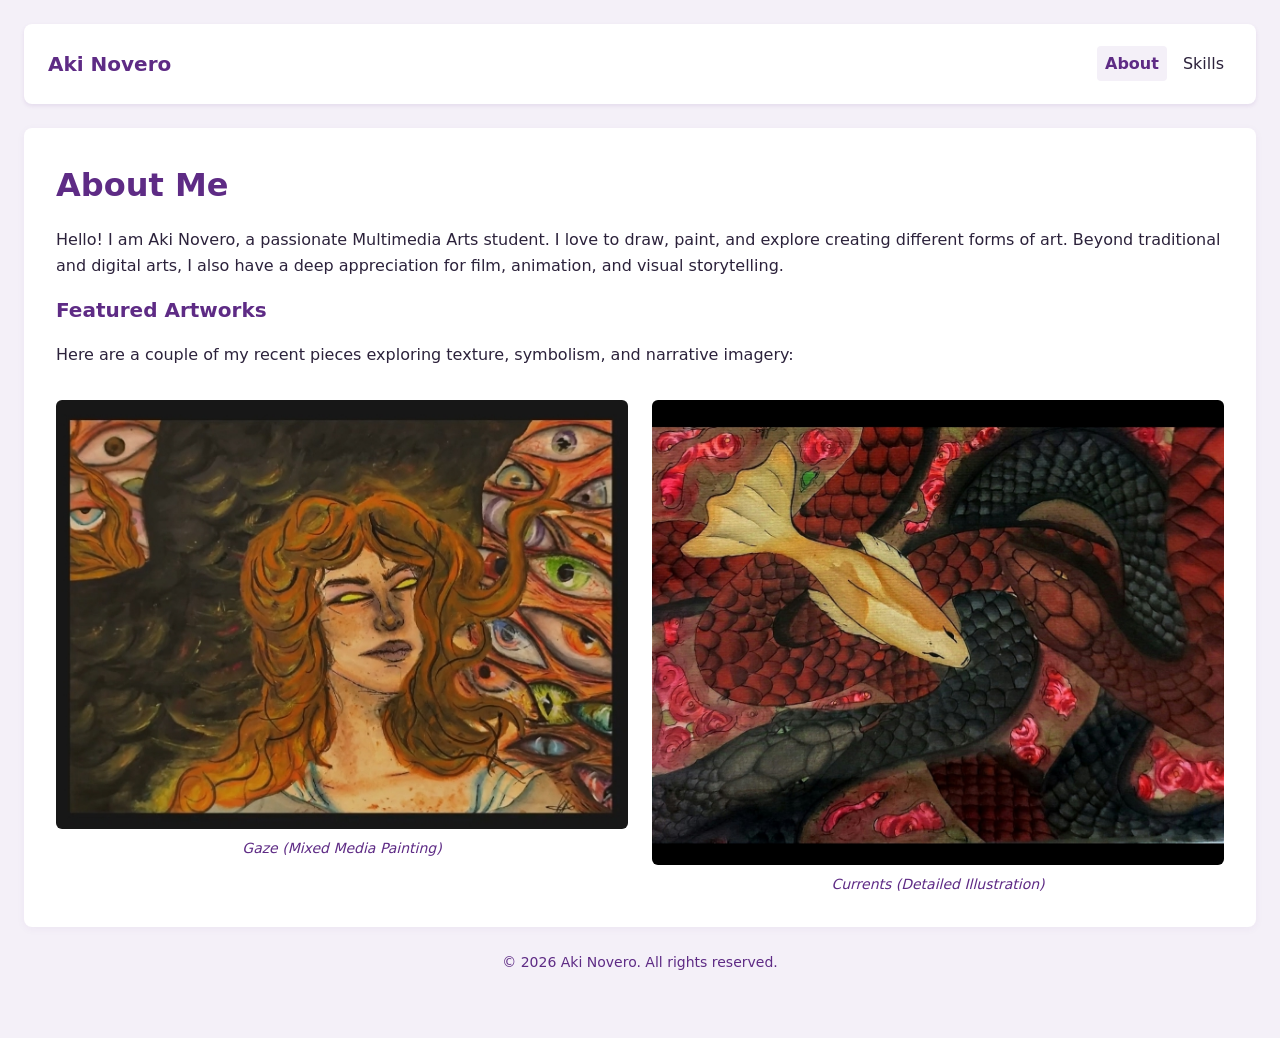
<file: index.html>
<!DOCTYPE html>
<html lang="en">
<head>
    <meta charset="UTF-8">
    <meta name="viewport" content="width=device-width, initial-scale=1.0">
    <title>Aki Novero — About Me</title>
    <link rel="stylesheet" href="css/style.css">
</head>
<body>

    <!-- Header & Navigation -->
    <header>
        <div class="logo">Aki Novero</div>
        <nav aria-label="Main Navigation">
            <ul>
                <li><a href="index.html" class="active">About</a></li>
                <li><a href="skills.html">Skills</a></li>
            </ul>
        </nav>
    </header>

    <!-- Main Content Area -->
    <main>
        <section id="about">
            <h1>About Me</h1>
            <p>Hello! I am Aki Novero, a passionate Multimedia Arts student. I love to draw, paint, and explore creating different forms of art. Beyond traditional and digital arts, I also have a deep appreciation for film, animation, and visual storytelling.</p>
            
            <h2>Featured Artworks</h2>
            <p>Here are a couple of my recent pieces exploring texture, symbolism, and narrative imagery:</p>
            
            <div class="artwork-gallery">
                <figure>
                    <img src="assets/artwork1.jpg" alt="Traditional painting featuring a stylized figure surrounded by mystical eyes and dark textures">
                    <figcaption>Gaze (Mixed Media Painting)</figcaption>
                </figure>
                <figure>
                    <img src="assets/artwork2.jpg" alt="Detailed painting depicting a golden fish swimming among dark scales and interwoven shapes">
                    <figcaption>Currents (Detailed Illustration)</figcaption>
                </figure>
            </div>
        </section>
    </main>

    <!-- Footer -->
    <footer>
        <p>&copy; 2026 Aki Novero. All rights reserved.</p>
    </footer>

</body>
</html>
</file>
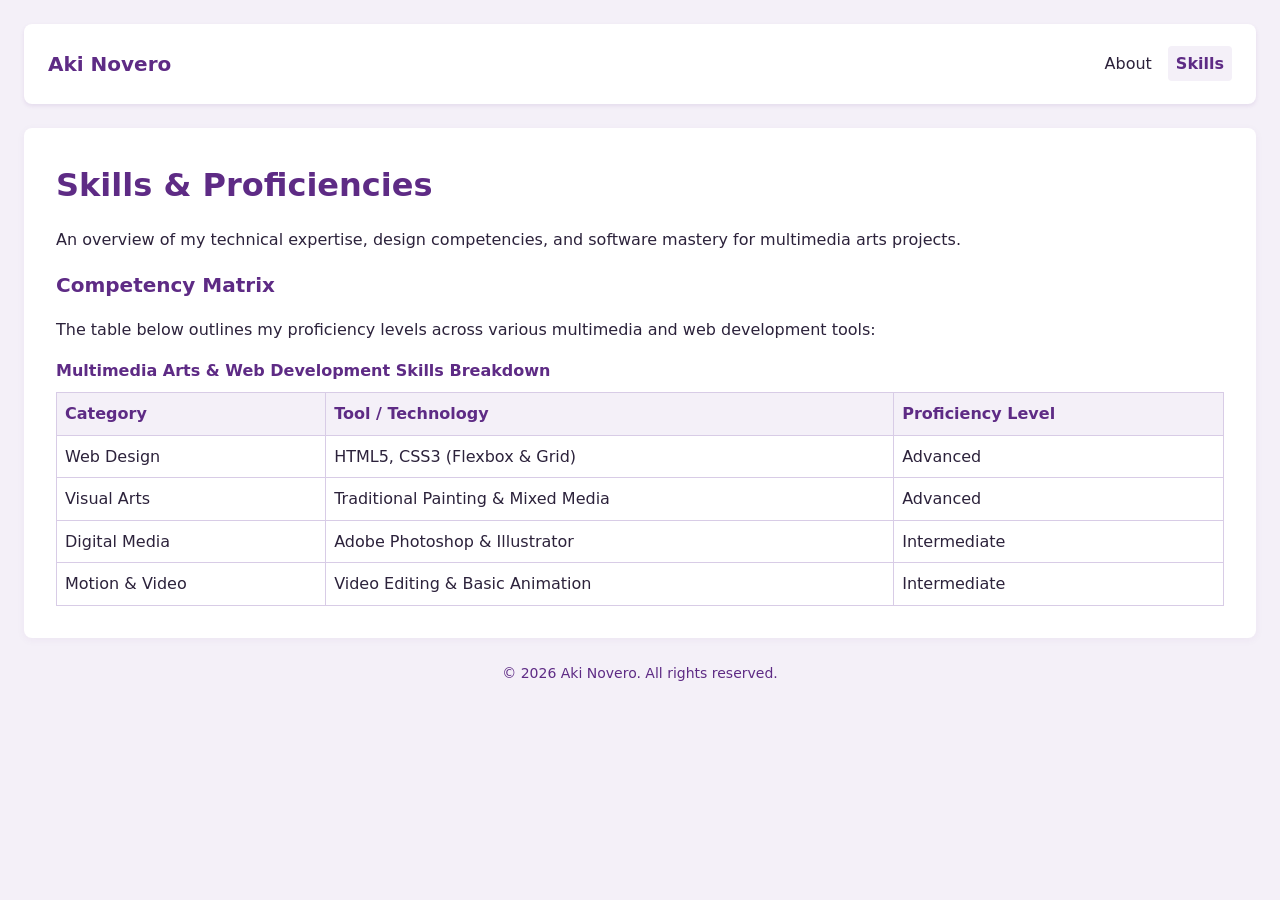
<file: skills.html>
<!DOCTYPE html>
<html lang="en">
<head>
    <meta charset="UTF-8">
    <meta name="viewport" content="width=device-width, initial-scale=1.0">
    <title>Aki Novero — Skills & Proficiencies</title>
    <link rel="stylesheet" href="css/style.css">
</head>
<body>

    <!-- Header & Navigation (Flexbox) -->
    <header>
        <div class="logo">Aki Novero</div>
        <nav aria-label="Main Navigation">
            <ul>
                <li><a href="index.html">About</a></li>
                <li><a href="skills.html" class="active">Skills</a></li>
            </ul>
        </nav>
    </header>

    <!-- Main Content Area -->
    <main>
        <section id="skills">
            <h1>Skills & Proficiencies</h1>
            <p>An overview of my technical expertise, design competencies, and software mastery for multimedia arts projects.</p>
            
            <h2>Competency Matrix</h2>
            <p>The table below outlines my proficiency levels across various multimedia and web development tools:</p>
            
            <!-- Table Component required for evaluation -->
            <table>
                <caption>Multimedia Arts & Web Development Skills Breakdown</caption>
                <thead>
                    <tr>
                        <th scope="col">Category</th>
                        <th scope="col">Tool / Technology</th>
                        <th scope="col">Proficiency Level</th>
                    </tr>
                </thead>
                <tbody>
                    <tr>
                        <td>Web Design</td>
                        <td>HTML5, CSS3 (Flexbox & Grid)</td>
                        <td>Advanced</td>
                    </tr>
                    <tr>
                        <td>Visual Arts</td>
                        <td>Traditional Painting & Mixed Media</td>
                        <td>Advanced</td>
                    </tr>
                    <tr>
                        <td>Digital Media</td>
                        <td>Adobe Photoshop & Illustrator</td>
                        <td>Intermediate</td>
                    </tr>
                    <tr>
                        <td>Motion & Video</td>
                        <td>Video Editing & Basic Animation</td>
                        <td>Intermediate</td>
                    </tr>
                </tbody>
            </table>
        </section>
    </main>

    <!-- Footer -->
    <footer>
        <p>&copy; 2026 Aki Novero. All rights reserved.</p>
    </footer>

</body>
</html>
</file>
<file: css/style.css>
/* ==========================================
   TASK 3 & 4: Design System & Responsive Layout
   ========================================== */

/* 1. Design Tokens */
:root {
    --color-bg-light: #f4f0f8;
    --color-surface: #ffffff;
    --color-text: #2c223b;
    --color-primary: #5e2b85;
    --color-primary-hover: #431c60;
    --color-accent: #9b51e0;
    
    --space-xs: 0.5rem;
    --space-sm: 1rem;
    --space-md: 1.5rem;
    --space-lg: 2rem;
    --space-xl: 3rem;

    --font-size-sm: 0.875rem;
    --font-size-base: 1rem;
    --font-size-lg: 1.25rem;
    --font-size-xl: 2rem;
}

/* Base Styles & Mobile-First Foundation */
* {
    box-sizing: border-box;
    margin: 0;
    padding: 0;
}

body {
    font-family: system-ui, -apple-system, BlinkMacSystemFont, "Segoe UI", Roboto, sans-serif;
    background-color: var(--color-bg-light);
    color: var(--color-text);
    font-size: var(--font-size-base);
    line-height: 1.6;
    padding: var(--space-xs);
    overflow-x: hidden; /* Prevents horizontal scroll */
}

/* Typography */
h1, h2, h3 {
    color: var(--color-primary);
    margin-bottom: var(--space-sm);
}

h1 { font-size: 1.75rem; }
h2 { font-size: var(--font-size-lg); }

p {
    margin-bottom: var(--space-sm);
}

/* Header & Navigation (Flexbox Usage) */
header {
    background-color: var(--color-surface);
    padding: var(--space-sm);
    border-radius: 8px;
    box-shadow: 0 2px 4px rgba(94, 43, 133, 0.1);
    display: flex;
    flex-direction: column;
    gap: var(--space-sm);
    align-items: center;
    margin-bottom: var(--space-md);
}

.logo {
    font-weight: bold;
    color: var(--color-primary);
    font-size: var(--font-size-lg);
}

nav ul {
    list-style: none;
    display: flex;
    flex-wrap: wrap;
    justify-content: center;
    gap: var(--space-xs);
}

nav a {
    text-decoration: none;
    color: var(--color-text);
    font-weight: 500;
    padding: var(--space-xs);
    border-radius: 4px;
    transition: background-color 0.2s ease, color 0.2s ease;
}
nav a.active {
    background-color: var(--color-bg-light);
    color: var(--color-primary);
    font-weight: bold;
}
/* Interactive States */
nav a:hover, 
nav a:focus,
button:hover,
button:focus,
input:focus,
textarea:focus {
    outline: 2px solid var(--color-accent);
    outline-offset: 2px;
}

nav a:hover {
    background-color: var(--color-bg-light);
    color: var(--color-primary);
}

/* Main Content Layout (CSS Grid Usage for larger viewports, stacked for 320px) */
main {
    width: 100%;
    max-width: 1440px;
    margin: 0 auto;
    display: flex;
    flex-direction: column;
    gap: var(--space-md);
}

section {
    background-color: var(--color-surface);
    padding: var(--space-md);
    border-radius: 8px;
    box-shadow: 0 2px 8px rgba(94, 43, 133, 0.05);
    width: 100%;
}

/* Images & Tables */
img {
    max-width: 100%;
    height: auto;
    border-radius: 6px;
    margin-top: var(--space-sm);
    display: block;
}

table {
    width: 100%;
    border-collapse: collapse;
    margin-top: var(--space-sm);
    font-size: var(--font-size-sm);
}

caption {
    font-weight: bold;
    margin-bottom: var(--space-xs);
    text-align: left;
    color: var(--color-primary);
}

th, td {
    padding: var(--space-xs);
    border: 1px solid #d8cce6;
    text-align: left;
}

th {
    background-color: var(--color-bg-light);
    color: var(--color-primary);
}

/* Form Styles */
form div {
    margin-bottom: var(--space-sm);
}

label {
    display: block;
    margin-bottom: var(--space-xs);
    font-weight: 500;
}

input[type="text"],
input[type="email"],
textarea {
    width: 100%;
    padding: var(--space-xs);
    border: 1px solid #c4b5d4;
    border-radius: 4px;
    font-family: inherit;
    font-size: inherit;
    background-color: #faf8fc;
}

button[type="submit"] {
    background-color: var(--color-primary);
    color: white;
    border: none;
    padding: var(--space-sm) var(--space-md);
    font-size: var(--font-size-base);
    font-weight: bold;
    border-radius: 4px;
    cursor: pointer;
    width: 100%;
    transition: background-color 0.2s ease;
}

button[type="submit"]:hover,
button[type="submit"]:focus {
    background-color: var(--color-primary-hover);
}

footer {
    text-align: center;
    padding: var(--space-md);
    color: var(--color-primary);
    font-size: var(--font-size-sm);
}

/* ==========================================
   RESPONSIVE MEDIA QUERIES (Task 4)
   ========================================== */

/* Tablet breakpoint (768px and up) */
@media (min-width: 768px) {
    body {
        padding: var(--space-md);
    }

    header {
        flex-direction: row;
        justify-content: space-between;
        padding: var(--space-md);
    }

    h1 {
        font-size: var(--font-size-xl);
    }

    section {
        padding: var(--space-lg);
    }

    table {
        font-size: var(--font-size-base);
    }

    button[type="submit"] {
        width: auto;
    }
}

/* Desktop breakpoint / CSS Grid layout (1440px and up) */
@media (min-width: 1440px) {
    main {
        display: grid;
        grid-template-columns: 2fr 1fr;
        gap: var(--space-lg);
    }

    /* Make the about section span full width or adjust grid areas */
    #about {
        grid-column: 1 / -1;
    }
}
/* Artwork Gallery Styling */
.artwork-gallery {
    display: flex;
    flex-direction: column;
    gap: var(--space-md);
    margin-top: var(--space-sm);
}

.artwork-gallery figure {
    margin: 0;
}

.artwork-gallery figcaption {
    font-size: var(--font-size-sm);
    color: var(--color-primary);
    margin-top: var(--space-xs);
    font-style: italic;
    text-align: center;
}

@media (min-width: 768px) {
    .artwork-gallery {
        flex-direction: row;
    }
    .artwork-gallery figure {
        flex: 1;
    }
}
</file>
